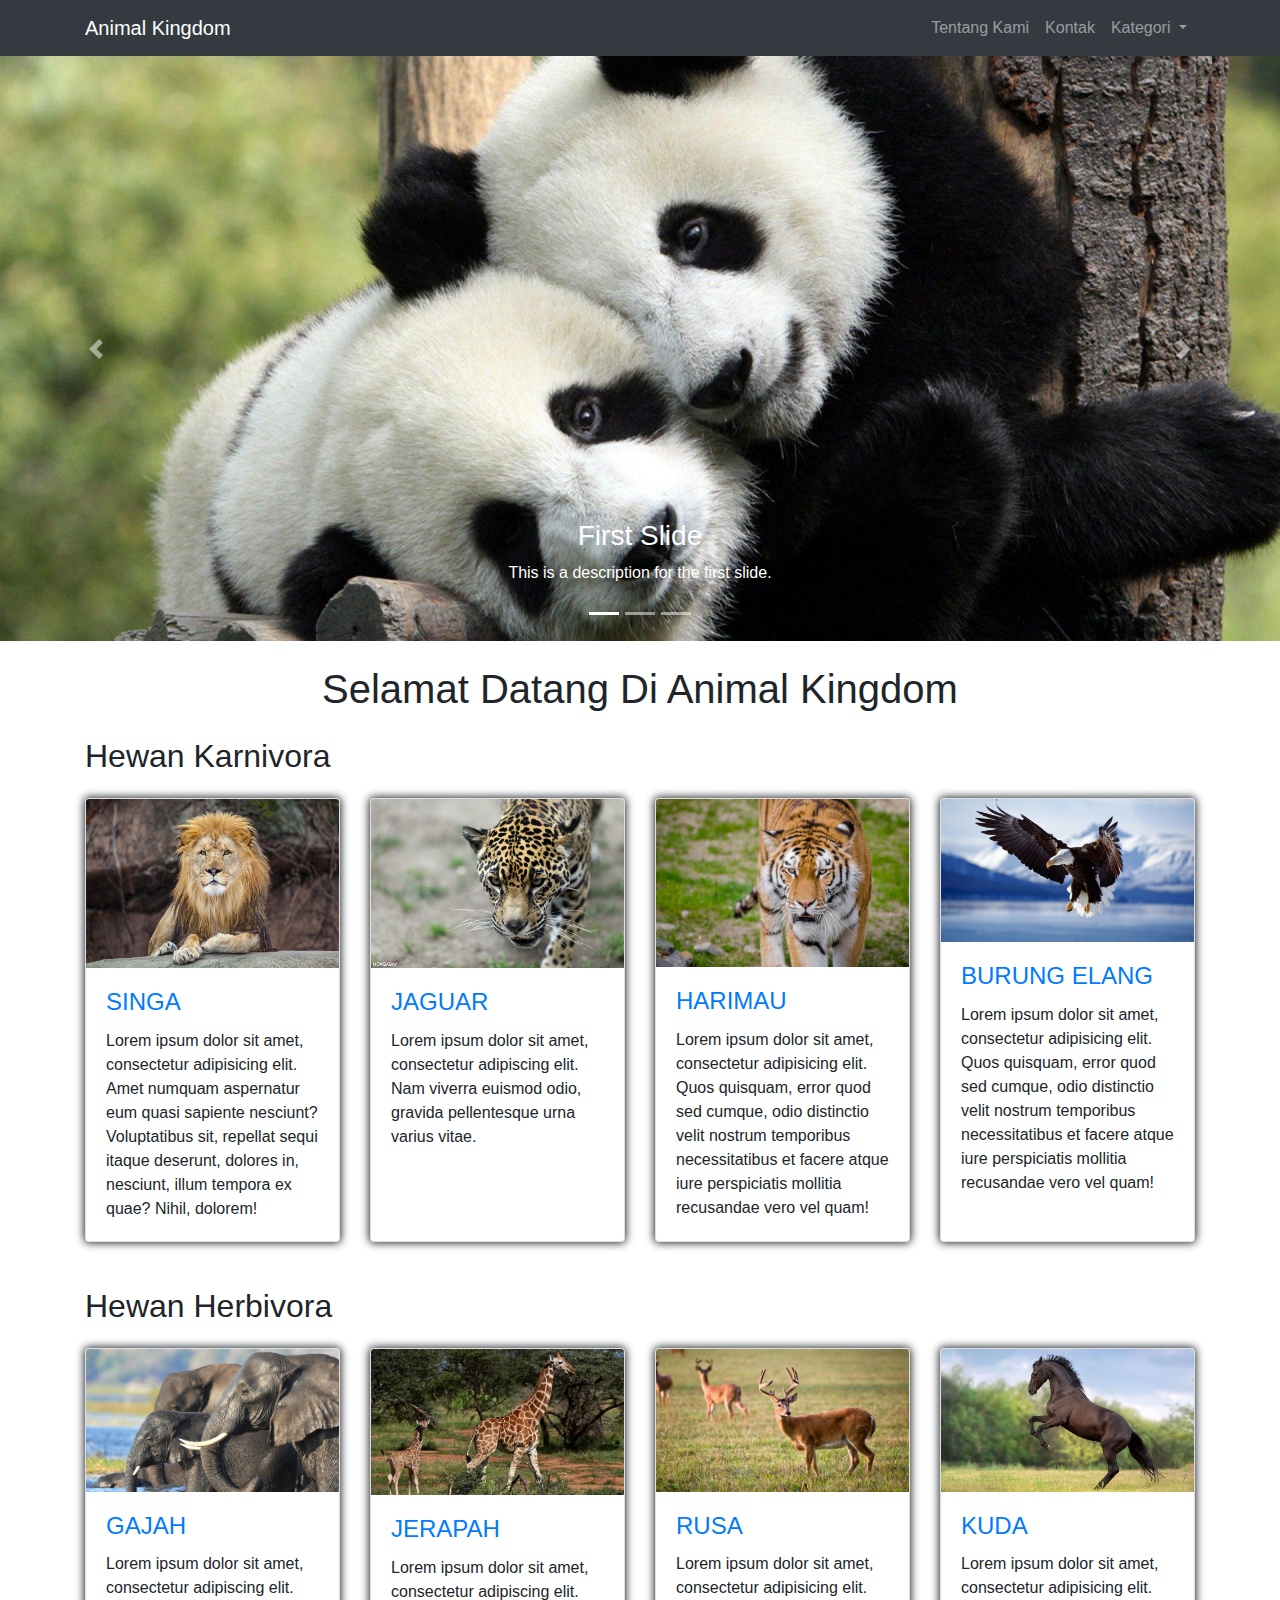
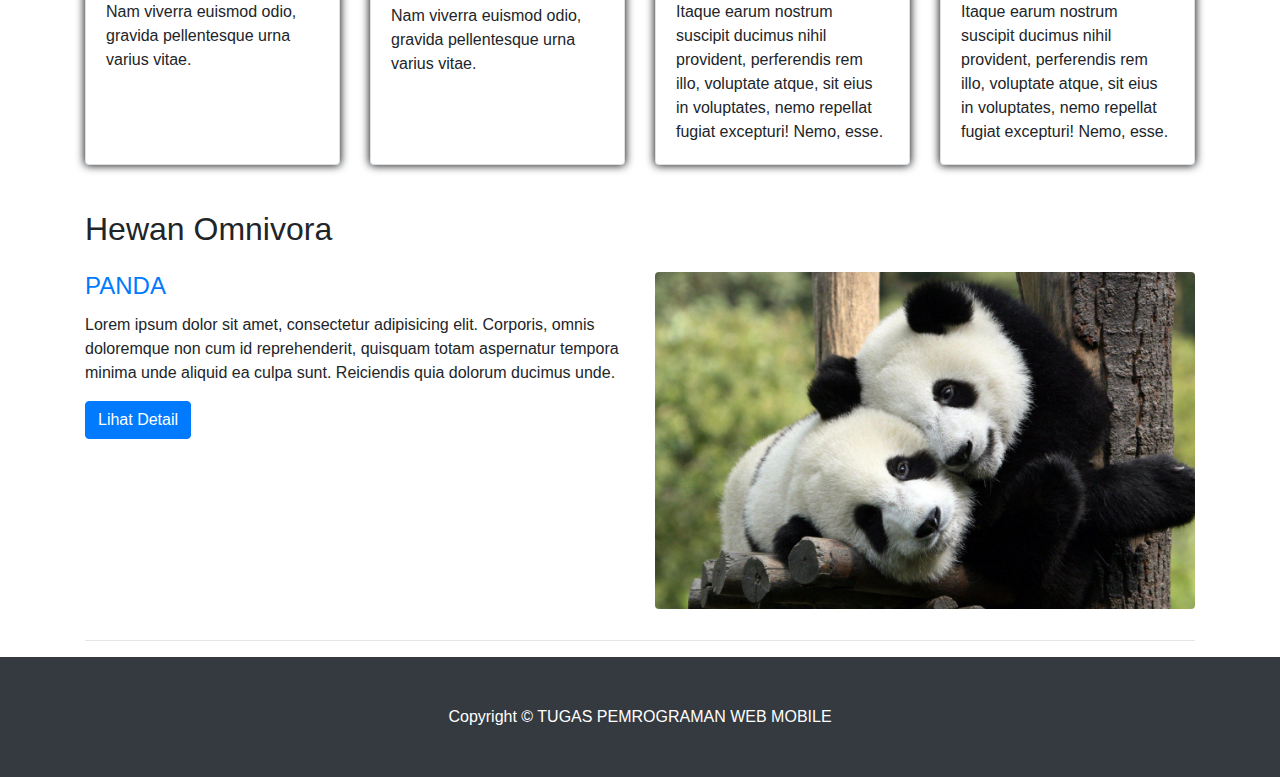
<file: index.html>
<!DOCTYPE html>
<html lang="en">
  <head>
    <meta charset="utf-8">
    <meta name="viewport" content="width=device-width, initial-scale=1, shrink-to-fit=no">
    <meta name="description" content="">
    <meta name="author" content="">
    <title>Tugas RWD</title>
    <link href="css/bootstrap.css" rel="stylesheet">
    <link href="css/main.css" rel="stylesheet">
  </head>
  <body>
    <nav class="navbar fixed-top navbar-expand-lg navbar-dark bg-dark fixed-top">
      <div class="container">
        <a class="navbar-brand" href="index.html">Animal Kingdom</a>
        <button class="navbar-toggler navbar-toggler-right" type="button" data-toggle="collapse" data-target="#navbarResponsive" aria-controls="navbarResponsive" aria-expanded="false" aria-label="Toggle navigation">
        <span class="navbar-toggler-icon"></span>
        </button>
        <div class="collapse navbar-collapse" id="navbarResponsive">
          <ul class="navbar-nav ml-auto">
            <li class="nav-item">
              <a class="nav-link" href="tentang.html">Tentang Kami</a>
            </li>
            <li class="nav-item">
              <a class="nav-link" href="kontak.html">Kontak</a>
            </li>
            <li class="nav-item dropdown">
              <a class="nav-link dropdown-toggle" href="#" id="navbarDropdownPortfolio" data-toggle="dropdown" aria-haspopup="true" aria-expanded="false">
                Kategori
              </a>
              <div class="dropdown-menu dropdown-menu-right" aria-labelledby="navbarDropdownPortfolio">
                <a class="dropdown-item" href="kategori-hewan.html">Karnivora</a>
                <a class="dropdown-item" href="#">Herbivora</a>
                <a class="dropdown-item" href="#">Omnivora</a>
              </div>
            </li>
          </ul>
        </div>
      </div>
    </nav>
    <header>
      <div id="carouselExampleIndicators" class="carousel slide" data-ride="carousel">
        <ol class="carousel-indicators">
          <li data-target="#carouselExampleIndicators" data-slide-to="0" class="active"></li>
          <li data-target="#carouselExampleIndicators" data-slide-to="1"></li>
          <li data-target="#carouselExampleIndicators" data-slide-to="2"></li>
        </ol>
        <div class="carousel-inner" role="listbox">
          <div class="carousel-item active" style="background-image: url('img/bg1.jpg')">
            <div class="carousel-caption d-none d-md-block">
              <h3>First Slide</h3>
              <p>This is a description for the first slide.</p>
            </div>
          </div>
          <div class="carousel-item" style="background-image: url('img/bg2.jpg')">
            <div class="carousel-caption d-none d-md-block">
              <h3>Second Slide</h3>
              <p>This is a description for the second slide.</p>
            </div>
          </div>
          <div class="carousel-item" style="background-image: url('img/bg3.jpg')">
            <div class="carousel-caption d-none d-md-block">
              <h3>Third Slide</h3>
              <p>This is a description for the third slide.</p>
            </div>
          </div>
        </div>
        <a class="carousel-control-prev" href="#carouselExampleIndicators" role="button" data-slide="prev">
          <span class="carousel-control-prev-icon" aria-hidden="true"></span>
          <span class="sr-only">Previous</span>
        </a>
        <a class="carousel-control-next" href="#carouselExampleIndicators" role="button" data-slide="next">
          <span class="carousel-control-next-icon" aria-hidden="true"></span>
          <span class="sr-only">Next</span>
        </a>
      </div>
    </header>
    <div class="container">
      <h1 class="my-4" style="text-align: center;">Selamat Datang Di Animal Kingdom</h1>
      <h2>Hewan Karnivora</h2>
      <div class="row">
        <div class="col-lg-3 col-sm-6 animal-item">
          <div class="card h-100">
            <a href="detail-hewan.html"><img class="card-img-top" src="img/kar1.jpg" alt=""></a>
            <div class="card-body">
              <h4 class="card-title">
              <a href="detail-hewan.html">SINGA</a>
              </h4>
              <p class="card-text">Lorem ipsum dolor sit amet, consectetur adipisicing elit. Amet numquam aspernatur eum quasi sapiente nesciunt? Voluptatibus sit, repellat sequi itaque deserunt, dolores in, nesciunt, illum tempora ex quae? Nihil, dolorem!</p>
            </div>
          </div>
        </div>
        <div class="col-lg-3 col-sm-6 animal-item">
          <div class="card h-100">
            <a href="#"><img class="card-img-top" src="img/kar2.jpg" alt=""></a>
            <div class="card-body">
              <h4 class="card-title">
              <a href="#">JAGUAR</a>
              </h4>
              <p class="card-text">Lorem ipsum dolor sit amet, consectetur adipiscing elit. Nam viverra euismod odio, gravida pellentesque urna varius vitae.</p>
            </div>
          </div>
        </div>
        <div class="col-lg-3 col-sm-6 animal-item">
          <div class="card h-100">
            <a href="#"><img class="card-img-top" src="img/kar3.jpg" alt=""></a>
            <div class="card-body">
              <h4 class="card-title">
              <a href="#">HARIMAU</a>
              </h4>
              <p class="card-text">Lorem ipsum dolor sit amet, consectetur adipisicing elit. Quos quisquam, error quod sed cumque, odio distinctio velit nostrum temporibus necessitatibus et facere atque iure perspiciatis mollitia recusandae vero vel quam!</p>
            </div>
          </div>
        </div>
        <div class="col-lg-3 col-sm-6 animal-item">
          <div class="card h-100">
            <a href="#"><img class="card-img-top" src="img/kar4.jpg" alt=""></a>
            <div class="card-body">
              <h4 class="card-title">
              <a href="#">BURUNG ELANG</a>
              </h4>
              <p class="card-text">Lorem ipsum dolor sit amet, consectetur adipisicing elit. Quos quisquam, error quod sed cumque, odio distinctio velit nostrum temporibus necessitatibus et facere atque iure perspiciatis mollitia recusandae vero vel quam!</p>
            </div>
          </div>
        </div>
      </div>
      <h2>Hewan Herbivora</h2>
      <div class="row">
        <div class="col-lg-3 col-sm-6 animal-item">
          <div class="card h-100">
            <a href="#"><img class="card-img-top" src="img/her1.jpg" alt=""></a>
            <div class="card-body">
              <h4 class="card-title">
              <a href="#">GAJAH</a>
              </h4>
              <p class="card-text">Lorem ipsum dolor sit amet, consectetur adipiscing elit. Nam viverra euismod odio, gravida pellentesque urna varius vitae.</p>
            </div>
          </div>
        </div>
        <div class="col-lg-3 col-sm-6 animal-item">
          <div class="card h-100">
            <a href="#"><img class="card-img-top" src="img/her2.jpg" alt=""></a>
            <div class="card-body">
              <h4 class="card-title">
              <a href="#">JERAPAH</a>
              </h4>
              <p class="card-text">Lorem ipsum dolor sit amet, consectetur adipiscing elit. Nam viverra euismod odio, gravida pellentesque urna varius vitae.</p>
            </div>
          </div>
        </div>
        <div class="col-lg-3 col-sm-6 animal-item">
          <div class="card h-100">
            <a href="#"><img class="card-img-top" src="img/her3.jpg" alt=""></a>
            <div class="card-body">
              <h4 class="card-title">
              <a href="#">RUSA</a>
              </h4>
              <p class="card-text">Lorem ipsum dolor sit amet, consectetur adipisicing elit. Itaque earum nostrum suscipit ducimus nihil provident, perferendis rem illo, voluptate atque, sit eius in voluptates, nemo repellat fugiat excepturi! Nemo, esse.</p>
            </div>
          </div>
        </div>
        <div class="col-lg-3 col-sm-6 animal-item">
          <div class="card h-100">
            <a href="#"><img class="card-img-top" src="img/her4.jpg" alt=""></a>
            <div class="card-body">
              <h4 class="card-title">
              <a href="#">KUDA</a>
              </h4>
              <p class="card-text">Lorem ipsum dolor sit amet, consectetur adipisicing elit. Itaque earum nostrum suscipit ducimus nihil provident, perferendis rem illo, voluptate atque, sit eius in voluptates, nemo repellat fugiat excepturi! Nemo, esse.</p>
            </div>
          </div>
        </div>
      </div>
      <h2>Hewan Omnivora</h2>
      <div class="row">
        <div class="col-lg-6">
          <h4 class="card-title">
          <a href="#">PANDA</a>
          </h4>
          <p>Lorem ipsum dolor sit amet, consectetur adipisicing elit. Corporis, omnis doloremque non cum id reprehenderit, quisquam totam aspernatur tempora minima unde aliquid ea culpa sunt. Reiciendis quia dolorum ducimus unde.</p>
          <a class="btn btn-primary" href="#">Lihat Detail
            <span class="glyphicon glyphicon-chevron-right"></span>
          </a>
        </div>
        <div class="col-lg-6">
          <img class="img-fluid rounded" src="img/bg1.jpg" alt="">
        </div>
      </div>
      <hr>
    </div>
    <footer class="py-5 bg-dark">
      <div class="container">
        <p class="m-0 text-center text-white">Copyright &copy; TUGAS PEMROGRAMAN WEB MOBILE</p>
      </div>
    </footer>
    <script src="jquery/jquery.min.js"></script>
    <script src="js/bootstrap.bundle.min.js"></script>
  </body>
</html>
</file>
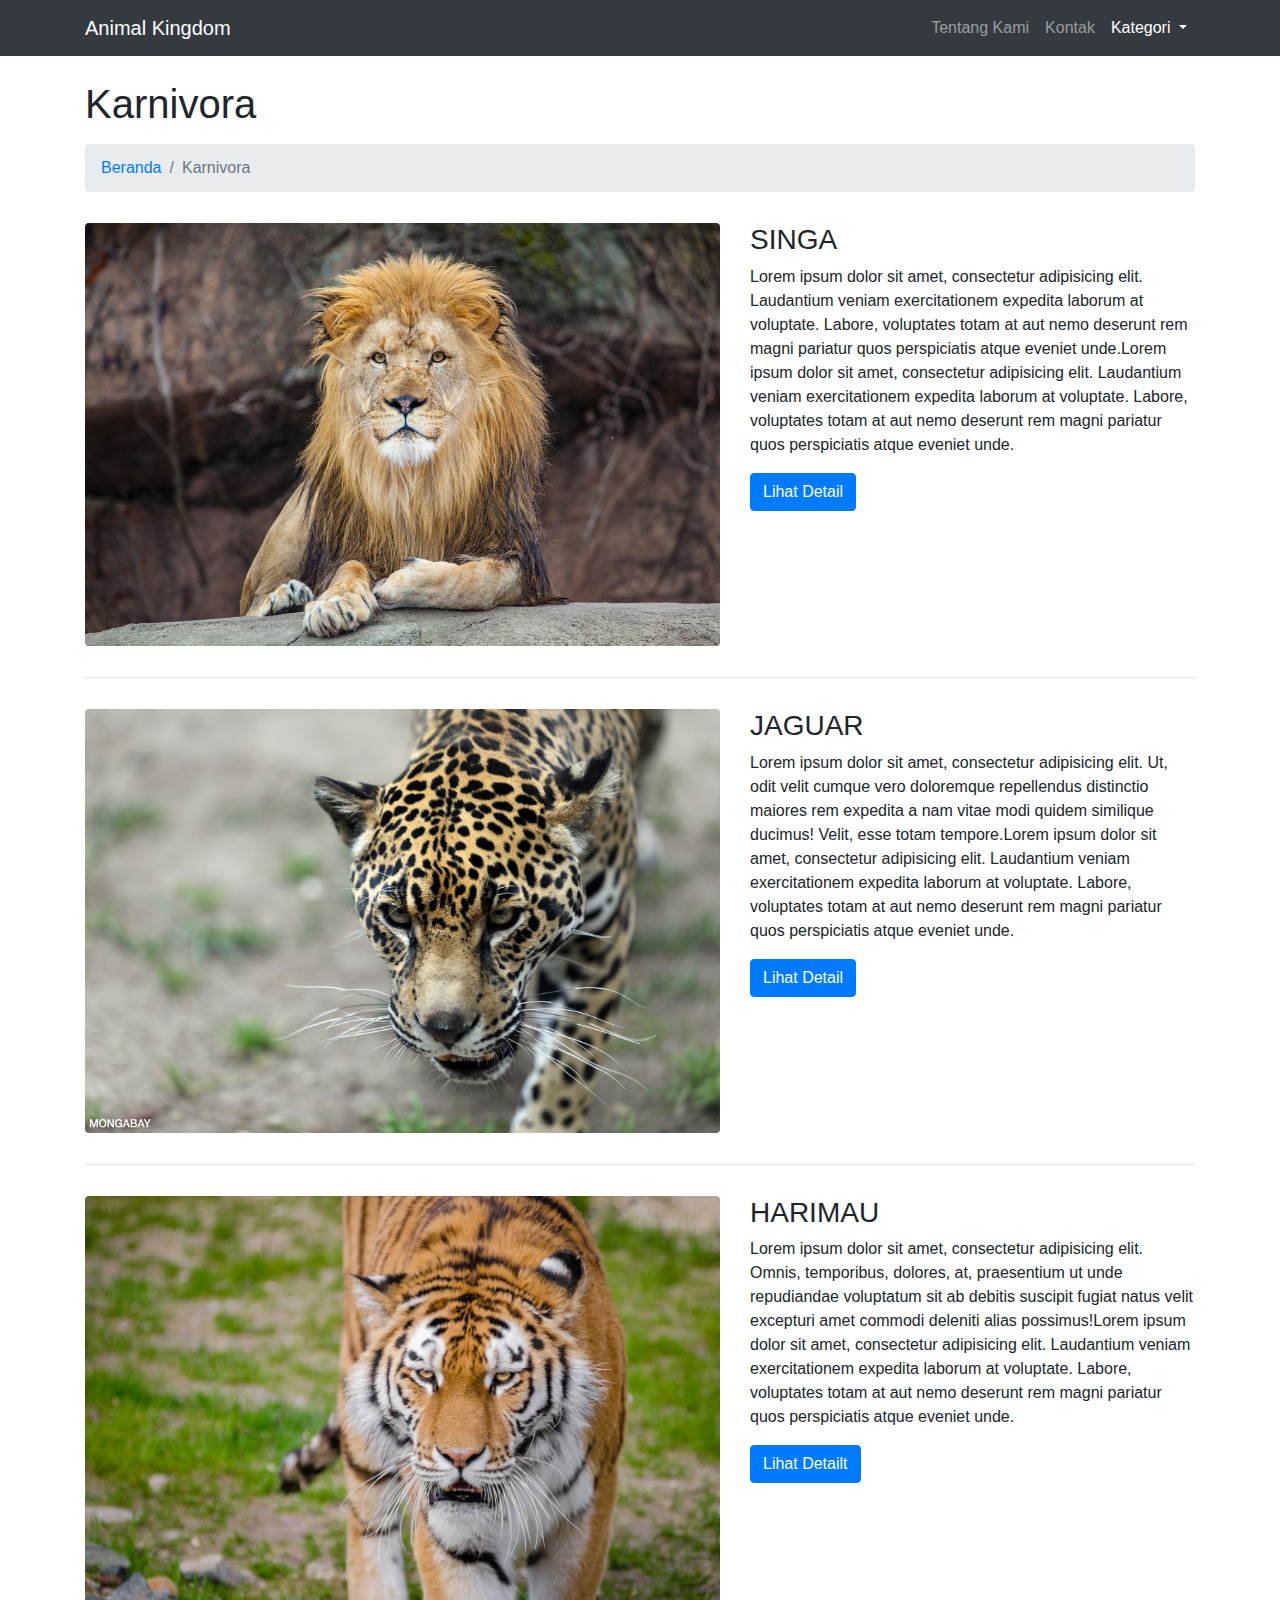
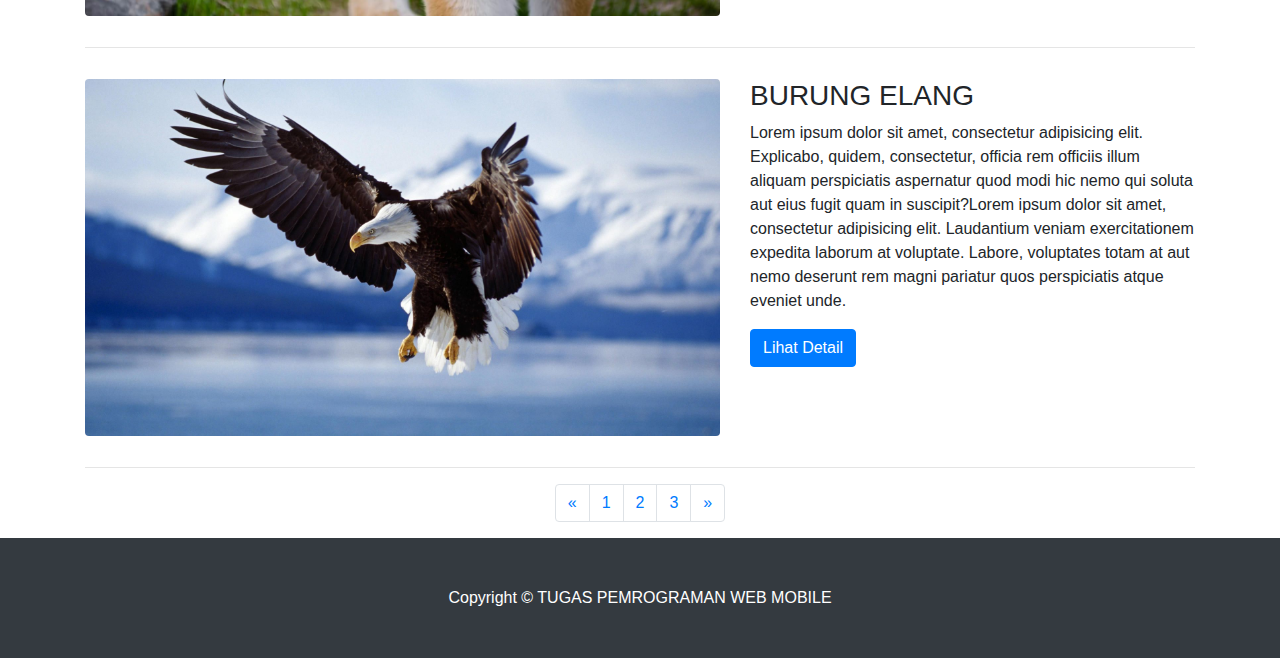
<file: kategori-hewan.html>
<!DOCTYPE html>
<html lang="en">
  <head>
    <meta charset="utf-8">
    <meta name="viewport" content="width=device-width, initial-scale=1, shrink-to-fit=no">
    <meta name="description" content="">
    <meta name="author" content="">
    <title>Tugas RWD</title>
    <link href="css/bootstrap.css" rel="stylesheet">
    <link href="css/bootstrap.min.css" rel="stylesheet">
    <link href="css/main.css" rel="stylesheet">
  </head>
  <body>
    <nav class="navbar fixed-top navbar-expand-lg navbar-dark bg-dark fixed-top">
      <div class="container">
        <a class="navbar-brand" href="index.html">Animal Kingdom</a>
        <button class="navbar-toggler navbar-toggler-right" type="button" data-toggle="collapse" data-target="#navbarResponsive" aria-controls="navbarResponsive" aria-expanded="false" aria-label="Toggle navigation">
        <span class="navbar-toggler-icon"></span>
        </button>
        <div class="collapse navbar-collapse" id="navbarResponsive">
          <ul class="navbar-nav ml-auto">
            <li class="nav-item">
              <a class="nav-link" href="tentang.html">Tentang Kami</a>
            </li>
            <li class="nav-item">
              <a class="nav-link" href="kontak.html">Kontak</a>
            </li>
            <li class="nav-item active dropdown">
              <a class="nav-link dropdown-toggle" href="#" id="navbarDropdownPortfolio" data-toggle="dropdown" aria-haspopup="true" aria-expanded="false">
                Kategori
              </a>
              <div class="dropdown-menu dropdown-menu-right" aria-labelledby="navbarDropdownPortfolio">
                <a class="dropdown-item active" href="kategori-hewan.html">Karnivora</a>
                <a class="dropdown-item" href="#">Herbivora</a>
                <a class="dropdown-item" href="#">Omnivora</a>
              </div>
            </li>
          </ul>
        </div>
      </div>
    </nav>
    <div class="container">
      <h1 class="mt-4 mb-3">Karnivora
      </h1>
      <ol class="breadcrumb">
        <li class="breadcrumb-item">
          <a href="index.html">Beranda</a>
        </li>
        <li class="breadcrumb-item active">Karnivora</li>
      </ol>
      <div class="row">
        <div class="col-md-7">
          <a href="#">
            <img class="img-fluid rounded mb-3 mb-md-0" src="img/kar1.jpg" alt="">
          </a>
        </div>
        <div class="col-md-5">
          <h3>SINGA</h3>
          <p>Lorem ipsum dolor sit amet, consectetur adipisicing elit. Laudantium veniam exercitationem expedita laborum at voluptate. Labore, voluptates totam at aut nemo deserunt rem magni pariatur quos perspiciatis atque eveniet unde.Lorem ipsum dolor sit amet, consectetur adipisicing elit. Laudantium veniam exercitationem expedita laborum at voluptate. Labore, voluptates totam at aut nemo deserunt rem magni pariatur quos perspiciatis atque eveniet unde.</p>
          <a class="btn btn-primary" href="detail-hewan.html">Lihat Detail
            <span class="glyphicon glyphicon-chevron-right"></span>
          </a>
        </div>
      </div>
      <hr>
      <div class="row">
        <div class="col-md-7">
          <a href="#">
            <img class="img-fluid rounded mb-3 mb-md-0" src="img/kar2.jpg" alt="">
          </a>
        </div>
        <div class="col-md-5">
          <h3>JAGUAR</h3>
          <p>Lorem ipsum dolor sit amet, consectetur adipisicing elit. Ut, odit velit cumque vero doloremque repellendus distinctio maiores rem expedita a nam vitae modi quidem similique ducimus! Velit, esse totam tempore.Lorem ipsum dolor sit amet, consectetur adipisicing elit. Laudantium veniam exercitationem expedita laborum at voluptate. Labore, voluptates totam at aut nemo deserunt rem magni pariatur quos perspiciatis atque eveniet unde.</p>
          <a class="btn btn-primary" href="#">Lihat Detail
            <span class="glyphicon glyphicon-chevron-right"></span>
          </a>
        </div>
      </div>
      <hr>
      <div class="row">
        <div class="col-md-7">
          <a href="#">
            <img class="img-fluid rounded mb-3 mb-md-0" src="img/kar3.jpg" alt="">
          </a>
        </div>
        <div class="col-md-5">
          <h3>HARIMAU</h3>
          <p>Lorem ipsum dolor sit amet, consectetur adipisicing elit. Omnis, temporibus, dolores, at, praesentium ut unde repudiandae voluptatum sit ab debitis suscipit fugiat natus velit excepturi amet commodi deleniti alias possimus!Lorem ipsum dolor sit amet, consectetur adipisicing elit. Laudantium veniam exercitationem expedita laborum at voluptate. Labore, voluptates totam at aut nemo deserunt rem magni pariatur quos perspiciatis atque eveniet unde.</p>
          <a class="btn btn-primary" href="#">Lihat Detailt
            <span class="glyphicon glyphicon-chevron-right"></span>
          </a>
        </div>
      </div>
      <hr>
      <div class="row">
        <div class="col-md-7">
          <a href="#">
            <img class="img-fluid rounded mb-3 mb-md-0" src="img/kar4.jpg" alt="">
          </a>
        </div>
        <div class="col-md-5">
          <h3>BURUNG ELANG</h3>
          <p>Lorem ipsum dolor sit amet, consectetur adipisicing elit. Explicabo, quidem, consectetur, officia rem officiis illum aliquam perspiciatis aspernatur quod modi hic nemo qui soluta aut eius fugit quam in suscipit?Lorem ipsum dolor sit amet, consectetur adipisicing elit. Laudantium veniam exercitationem expedita laborum at voluptate. Labore, voluptates totam at aut nemo deserunt rem magni pariatur quos perspiciatis atque eveniet unde.</p>
          <a class="btn btn-primary" href="#">Lihat Detail
            <span class="glyphicon glyphicon-chevron-right"></span>
          </a>
        </div>
      </div>
      <hr>
      <ul class="pagination justify-content-center">
        <li class="page-item">
          <a class="page-link" href="#" aria-label="Previous">
            <span aria-hidden="true">&laquo;</span>
            <span class="sr-only">Previous</span>
          </a>
        </li>
        <li class="page-item">
          <a class="page-link" href="#">1</a>
        </li>
        <li class="page-item">
          <a class="page-link" href="#">2</a>
        </li>
        <li class="page-item">
          <a class="page-link" href="#">3</a>
        </li>
        <li class="page-item">
          <a class="page-link" href="#" aria-label="Next">
            <span aria-hidden="true">&raquo;</span>
            <span class="sr-only">Next</span>
          </a>
        </li>
      </ul>
    </div>
    <footer class="py-5 bg-dark">
      <div class="container">
        <p class="m-0 text-center text-white">Copyright &copy; TUGAS PEMROGRAMAN WEB MOBILE</p>
      </div>
    </footer>
    <script src="jquery/jquery.min.js"></script>
    <script src="js/bootstrap.bundle.min.js"></script>
  </body>
</html>
</file>
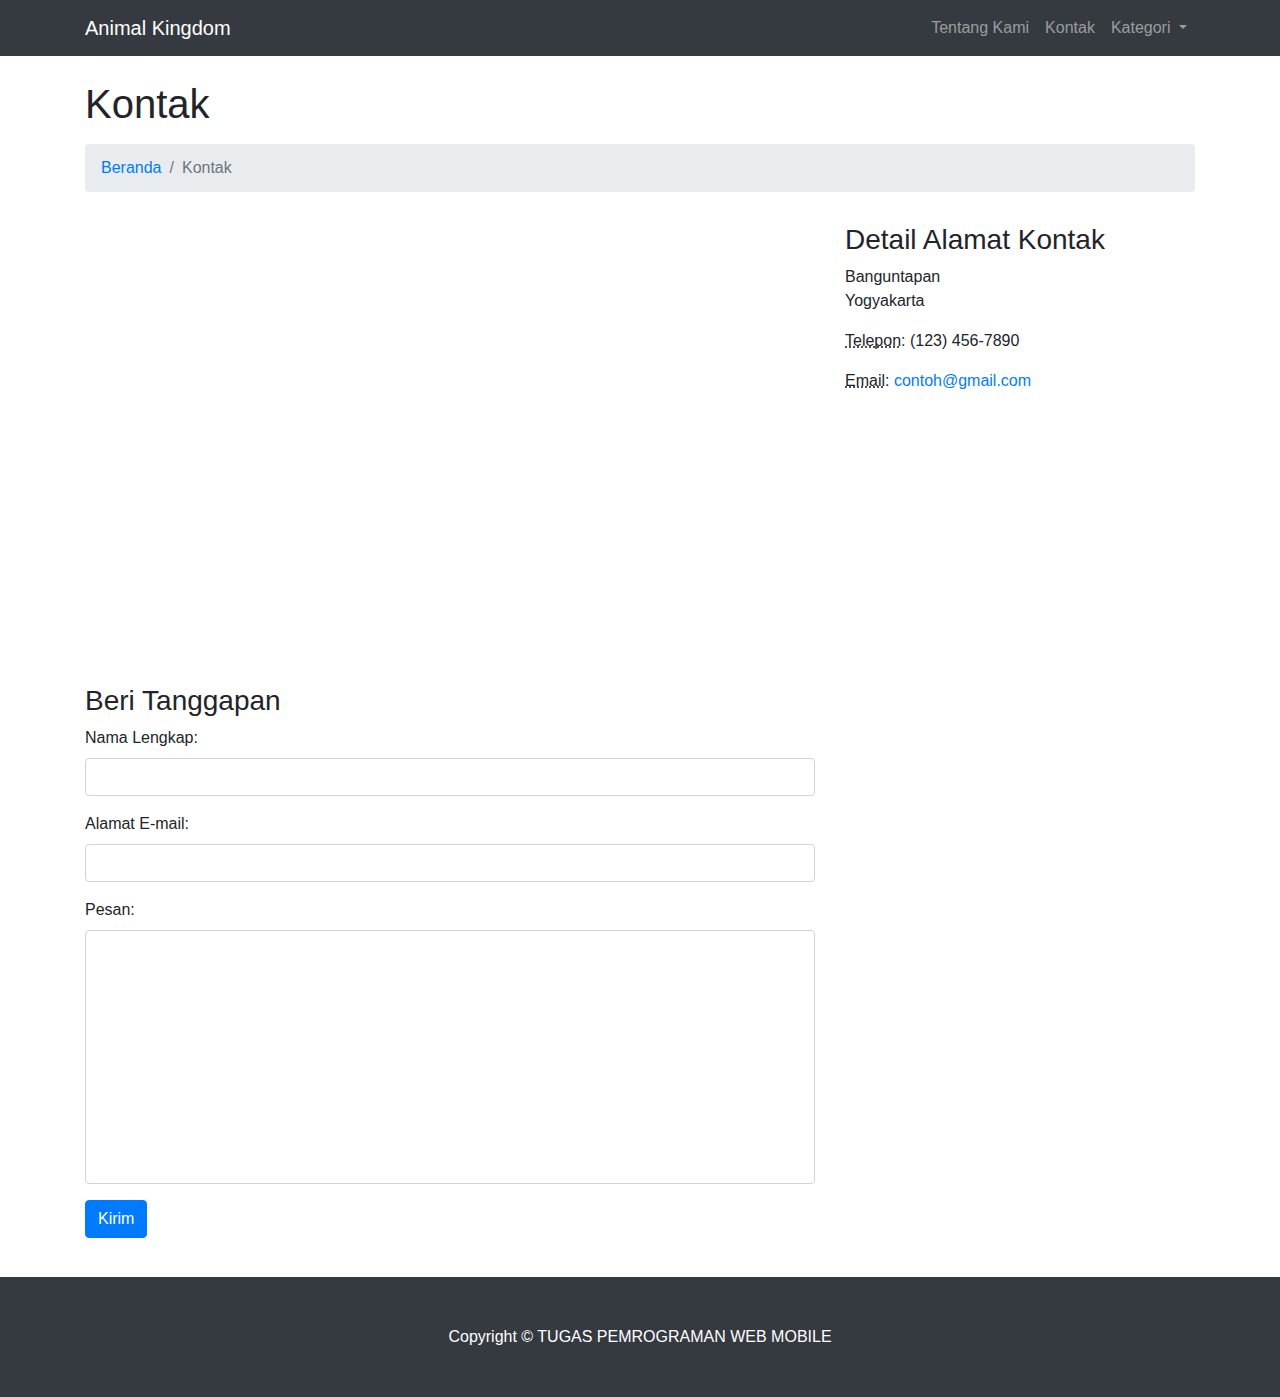
<file: kontak.html>
<!DOCTYPE html>
<html lang="en">
  <head>
    <meta charset="utf-8">
    <meta name="viewport" content="width=device-width, initial-scale=1, shrink-to-fit=no">
    <meta name="description" content="">
    <meta name="author" content="">
    <title>Tugas RWD</title>
    <link href="css/bootstrap.css" rel="stylesheet">
    <link href="css/main.css" rel="stylesheet">
  </head>
  <body>
    <nav class="navbar fixed-top navbar-expand-lg navbar-dark bg-dark fixed-top">
      <div class="container">
        <a class="navbar-brand" href="index.html">Animal Kingdom</a>
        <button class="navbar-toggler navbar-toggler-right" type="button" data-toggle="collapse" data-target="#navbarResponsive" aria-controls="navbarResponsive" aria-expanded="false" aria-label="Toggle navigation">
        <span class="navbar-toggler-icon"></span>
        </button>
        <div class="collapse navbar-collapse" id="navbarResponsive">
          <ul class="navbar-nav ml-auto">
            <li class="nav-item">
              <a class="nav-link" href="tentang.html">Tentang Kami</a>
            </li>
            <li class="nav-item">
              <a class="nav-link" href="kontak.html">Kontak</a>
            </li>
            <li class="nav-item dropdown">
              <a class="nav-link dropdown-toggle" href="#" id="navbarDropdownPortfolio" data-toggle="dropdown" aria-haspopup="true" aria-expanded="false">
                Kategori
              </a>
              <div class="dropdown-menu dropdown-menu-right" aria-labelledby="navbarDropdownPortfolio">
                <a class="dropdown-item" href="kategori-hewan.html">Karnivora</a>
                <a class="dropdown-item" href="#">Herbivora</a>
                <a class="dropdown-item" href="#">Omnivora</a>
              </div>
            </li>
          </ul>
        </div>
      </div>
    </nav>
    <div class="container">
      <h1 class="mt-4 mb-3">Kontak</h1>
      <ol class="breadcrumb">
        <li class="breadcrumb-item">
          <a href="index.html">Beranda</a>
        </li>
        <li class="breadcrumb-item active">Kontak</li>
      </ol>
      <div class="row">

        <div class="col-lg-8 mb-4">
          <iframe src="https://www.google.com/maps/embed?pb=!1m18!1m12!1m3!1d3952.9724760243907!2d110.40616631437659!3d-7.792738779498928!2m3!1f0!2f0!3f0!3m2!1i1024!2i768!4f13.1!3m3!1m2!1s0x2e7a59e18b1c28d1%3A0xe2d750662f2edace!2sSTMIK%20AKAKOM%20Yogyakarta!5e0!3m2!1sen!2sid!4v1584625348603!5m2!1sen!2sid" width="100%" height="400px" frameborder="0" style="border:0;" allowfullscreen="" aria-hidden="false" tabindex="0"></iframe>
        </div>

        <div class="col-lg-4 mb-4">
          <h3>Detail Alamat Kontak</h3>
          <p>
            Banguntapan
            <br>Yogyakarta
            <br>
          </p>
          <p>
          <abbr title="Phone">Telepon</abbr>: (123) 456-7890
        </p>
        <p>
        <abbr title="Email">Email</abbr>:
        <a href="mailto:name@example.com">contoh@gmail.com
        </a>
      </p>
    </div>
  </div>
  <div class="row">
    <div class="col-lg-8 mb-4">
      <h3>Beri Tanggapan</h3>
      <form name="sentMessage" id="contactForm" novalidate>
        <div class="control-group form-group">
          <div class="controls">
            <label>Nama Lengkap:</label>
            <input type="text" class="form-control" id="name" required data-validation-required-message="Masukan Nama Lengkap Anda.">
            <p class="help-block"></p>
          </div>
        </div>
        <div class="control-group form-group">
          <div class="controls">
            <label>Alamat E-mail:</label>
            <input type="email" class="form-control" id="email" required data-validation-required-message="Masukan Alamat E-mail Anda.">
          </div>
        </div>
        <div class="control-group form-group">
          <div class="controls">
            <label>Pesan:</label>
            <textarea rows="10" cols="100" class="form-control" id="message" required data-validation-required-message="Masukan Pesan Anda." maxlength="999" style="resize:none"></textarea>
          </div>
        </div>
        <div id="success"></div>
        <button type="submit" class="btn btn-primary" id="sendMessageButton">Kirim</button>
      </form>
    </div>
  </div>
</div>
<footer class="py-5 bg-dark">
  <div class="container">
    <p class="m-0 text-center text-white">Copyright &copy; TUGAS PEMROGRAMAN WEB MOBILE</p>
  </div>
</footer>
<script src="jquery/jquery.min.js"></script>
<script src="js/bootstrap.bundle.min.js"></script>
<script src="js/jqBootstrapValidation.js"></script>
<script src="js/contact_me.js"></script>
</body>
</html>
</file>
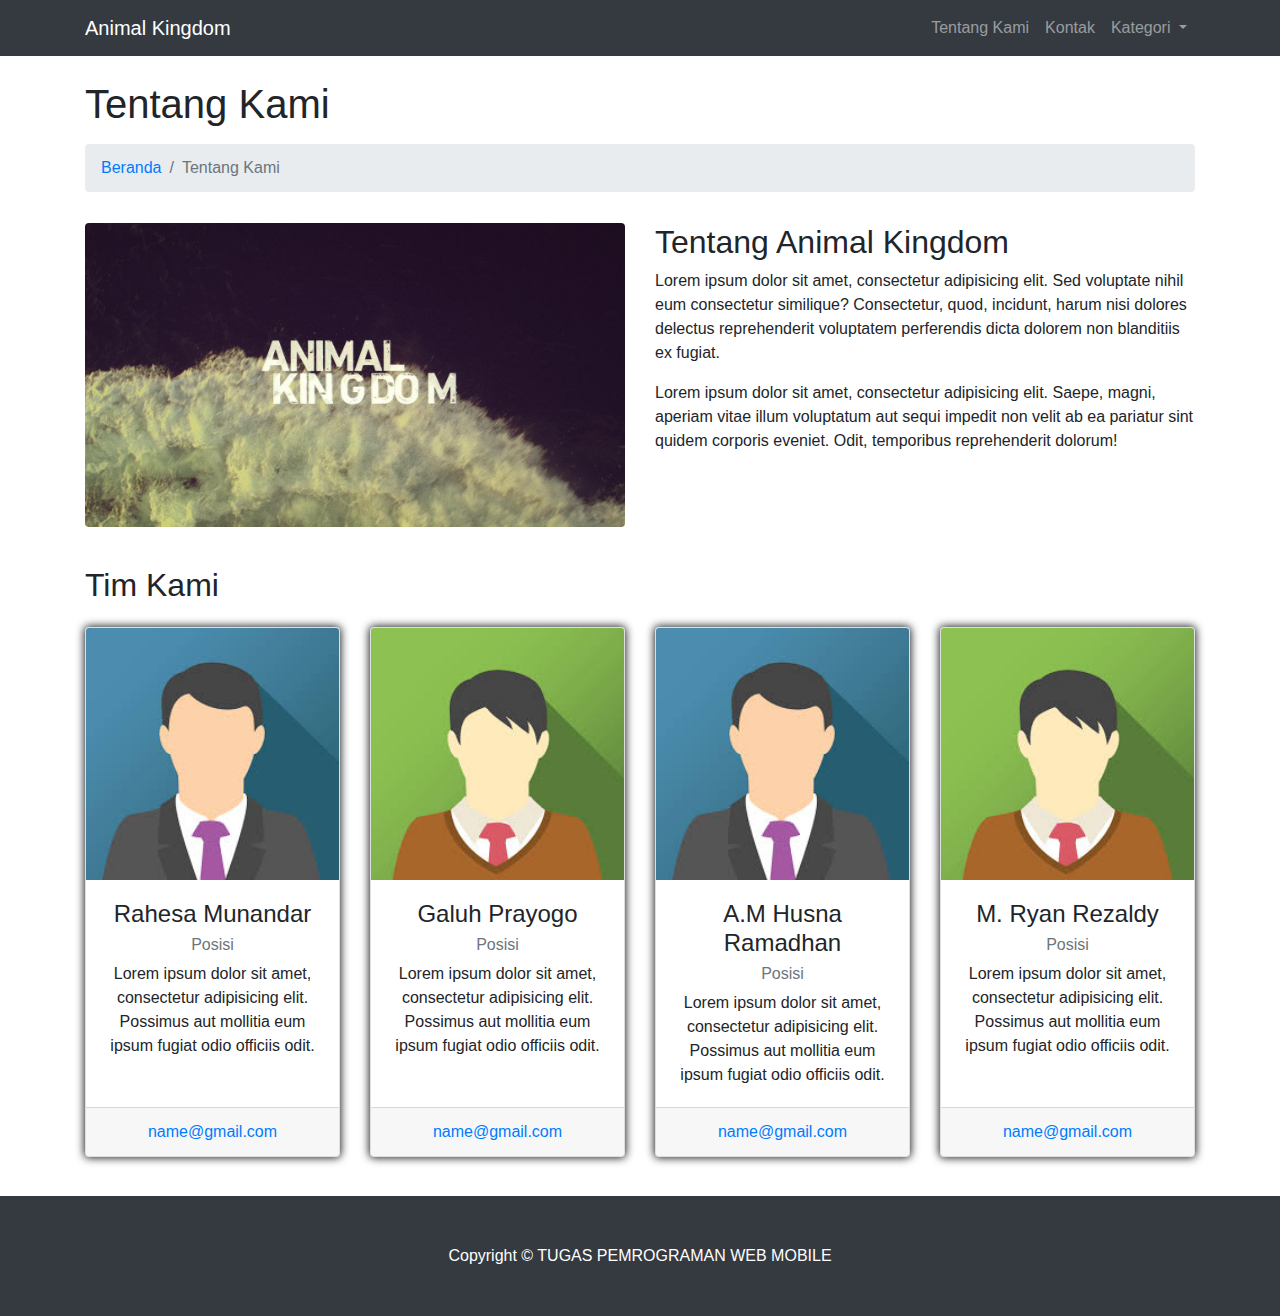
<file: tentang.html>
<!DOCTYPE html>
<html lang="en">
  <head>
    <meta charset="utf-8">
    <meta name="viewport" content="width=device-width, initial-scale=1, shrink-to-fit=no">
    <meta name="description" content="">
    <meta name="author" content="">
    <title>Tugas RWD</title>
    <link href="css/bootstrap.css" rel="stylesheet">
    <link href="css/main.css" rel="stylesheet">
  </head>
  <body>
    <nav class="navbar fixed-top navbar-expand-lg navbar-dark bg-dark fixed-top">
      <div class="container">
        <a class="navbar-brand" href="index.html">Animal Kingdom</a>
        <button class="navbar-toggler navbar-toggler-right" type="button" data-toggle="collapse" data-target="#navbarResponsive" aria-controls="navbarResponsive" aria-expanded="false" aria-label="Toggle navigation">
        <span class="navbar-toggler-icon"></span>
        </button>
        <div class="collapse navbar-collapse" id="navbarResponsive">
          <ul class="navbar-nav ml-auto">
            <li class="nav-item">
              <a class="nav-link" href="tentang.html">Tentang Kami</a>
            </li>
            <li class="nav-item">
              <a class="nav-link" href="kontak.html">Kontak</a>
            </li>
            <li class="nav-item dropdown">
              <a class="nav-link dropdown-toggle" href="#" id="navbarDropdownPortfolio" data-toggle="dropdown" aria-haspopup="true" aria-expanded="false">
                Kategori
              </a>
              <div class="dropdown-menu dropdown-menu-right" aria-labelledby="navbarDropdownPortfolio">
                <a class="dropdown-item" href="kategori-hewan.html">Karnivora</a>
                <a class="dropdown-item" href="#">Herbivora</a>
                <a class="dropdown-item" href="#">Omnivora</a>
              </div>
            </li>
          </ul>
        </div>
      </div>
    </nav>
    <div class="container">
      <h1 class="mt-4 mb-3">Tentang Kami</h1>
      <ol class="breadcrumb">
        <li class="breadcrumb-item">
          <a href="index.html">Beranda</a>
        </li>
        <li class="breadcrumb-item active">Tentang Kami</li>
      </ol>
      <div class="row">
        <div class="col-lg-6">
          <img class="img-fluid rounded mb-4" src="img/bg4.jpg" alt="">
        </div>
        <div class="col-lg-6">
          <h2>Tentang Animal Kingdom</h2>
          <p>Lorem ipsum dolor sit amet, consectetur adipisicing elit. Sed voluptate nihil eum consectetur similique? Consectetur, quod, incidunt, harum nisi dolores delectus reprehenderit voluptatem perferendis dicta dolorem non blanditiis ex fugiat.</p>
          <p>Lorem ipsum dolor sit amet, consectetur adipisicing elit. Saepe, magni, aperiam vitae illum voluptatum aut sequi impedit non velit ab ea pariatur sint quidem corporis eveniet. Odit, temporibus reprehenderit dolorum!</p>
        </div>
      </div>
      <h2>Tim Kami</h2>
      <div class="row">
        <div class="col-lg-3 mb-4">
          <div class="card h-100 text-center">
            <img class="card-img-top" src="img/ava1.jpg" alt="">
            <div class="card-body">
              <h4 class="card-title">Rahesa Munandar</h4>
              <h6 class="card-subtitle mb-2 text-muted">Posisi</h6>
              <p class="card-text">Lorem ipsum dolor sit amet, consectetur adipisicing elit. Possimus aut mollitia eum ipsum fugiat odio officiis odit.</p>
            </div>
            <div class="card-footer">
              <a href="#">name@gmail.com</a>
            </div>
          </div>
        </div>
        <div class="col-lg-3 mb-4">
          <div class="card h-100 text-center">
            <img class="card-img-top" src="img/ava2.jpg" alt="">
            <div class="card-body">
              <h4 class="card-title">Galuh Prayogo</h4>
              <h6 class="card-subtitle mb-2 text-muted">Posisi</h6>
              <p class="card-text">Lorem ipsum dolor sit amet, consectetur adipisicing elit. Possimus aut mollitia eum ipsum fugiat odio officiis odit.</p>
            </div>
            <div class="card-footer">
              <a href="#">name@gmail.com</a>
            </div>
          </div>
        </div>
        <div class="col-lg-3 mb-4">
          <div class="card h-100 text-center">
            <img class="card-img-top" src="img/ava1.jpg" alt="">
            <div class="card-body">
              <h4 class="card-title">A.M Husna Ramadhan</h4>
              <h6 class="card-subtitle mb-2 text-muted">Posisi</h6>
              <p class="card-text">Lorem ipsum dolor sit amet, consectetur adipisicing elit. Possimus aut mollitia eum ipsum fugiat odio officiis odit.</p>
            </div>
            <div class="card-footer">
              <a href="#">name@gmail.com</a>
            </div>
          </div>
        </div>
        <div class="col-lg-3 mb-4">
          <div class="card h-100 text-center">
            <img class="card-img-top" src="img/ava2.jpg" alt="">
            <div class="card-body">
              <h4 class="card-title">M. Ryan Rezaldy</h4>
              <h6 class="card-subtitle mb-2 text-muted">Posisi</h6>
              <p class="card-text">Lorem ipsum dolor sit amet, consectetur adipisicing elit. Possimus aut mollitia eum ipsum fugiat odio officiis odit.</p>
            </div>
            <div class="card-footer">
              <a href="#">name@gmail.com</a>
            </div>
          </div>
        </div>
      </div>
    </div>
    <footer class="py-5 bg-dark">
      <div class="container">
        <p class="m-0 text-center text-white">Copyright &copy; TUGAS PEMROGRAMAN WEB MOBILE</p>
      </div>
    </footer>
    <script src="jquery/jquery.min.js"></script>
    <script src="js/bootstrap.bundle.min.js"></script>
  </body>
</html>
</file>
<file: css/main.css>
body {
  padding-top: 56px;
  background-color: ;
}

.carousel-item {
  height: 65vh;
  min-height: 300px;
  background: no-repeat center center scroll;
  -webkit-background-size: cover;
  -moz-background-size: cover;
  -o-background-size: cover;
  background-size: cover;
}

.animal-item {
  margin-bottom: 30px;
}
</file>
